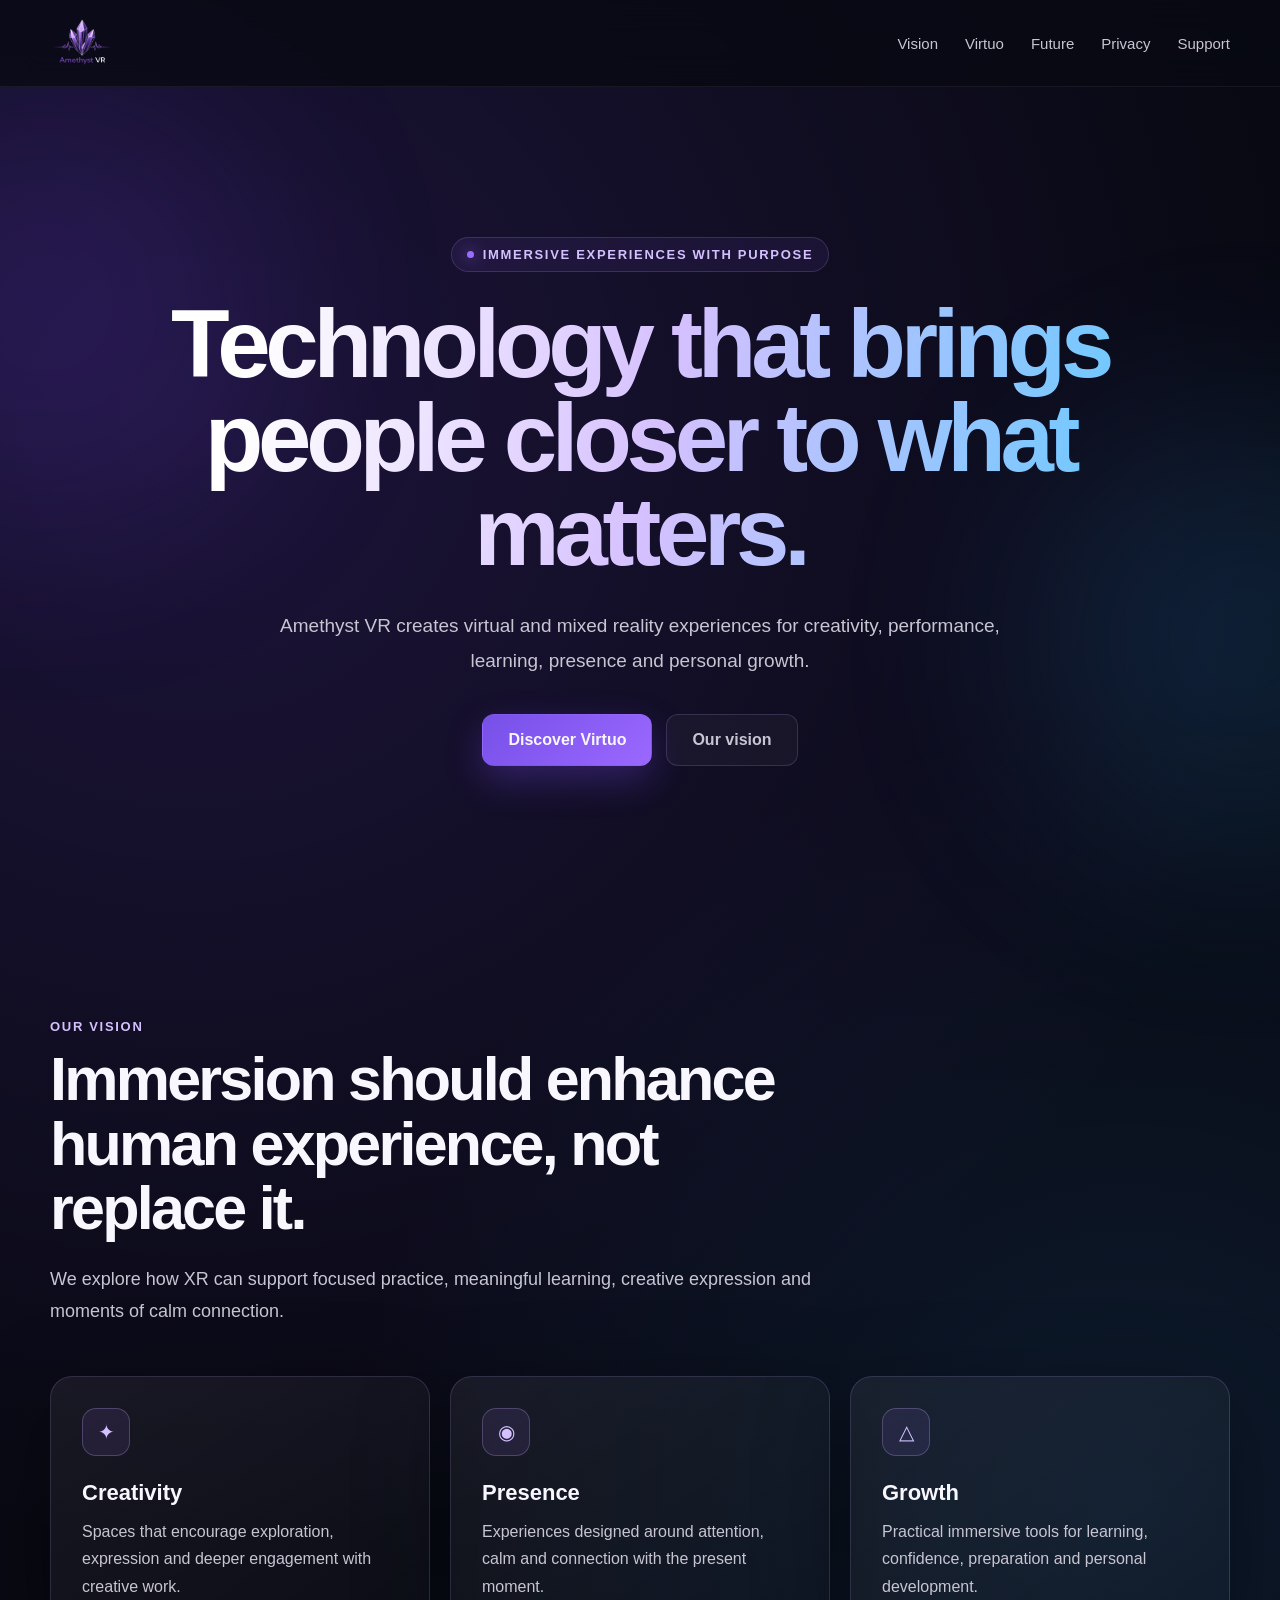
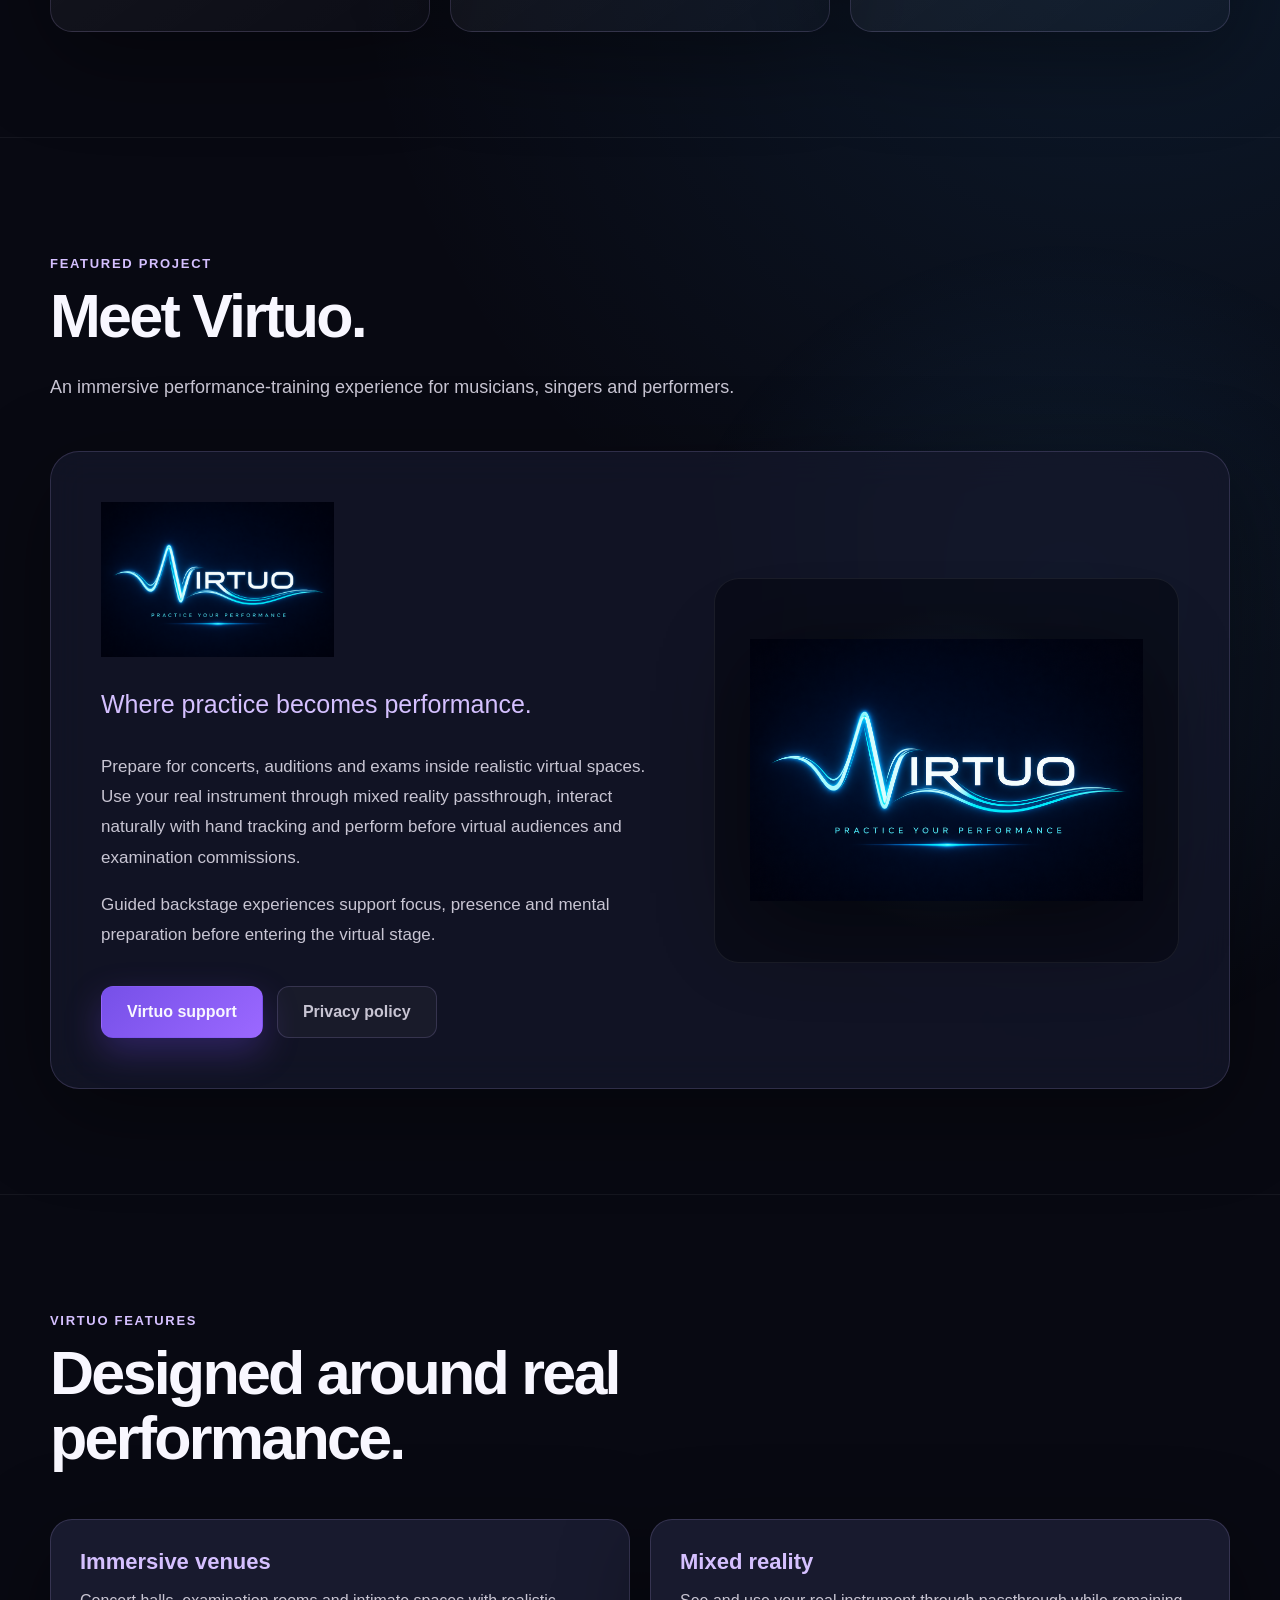
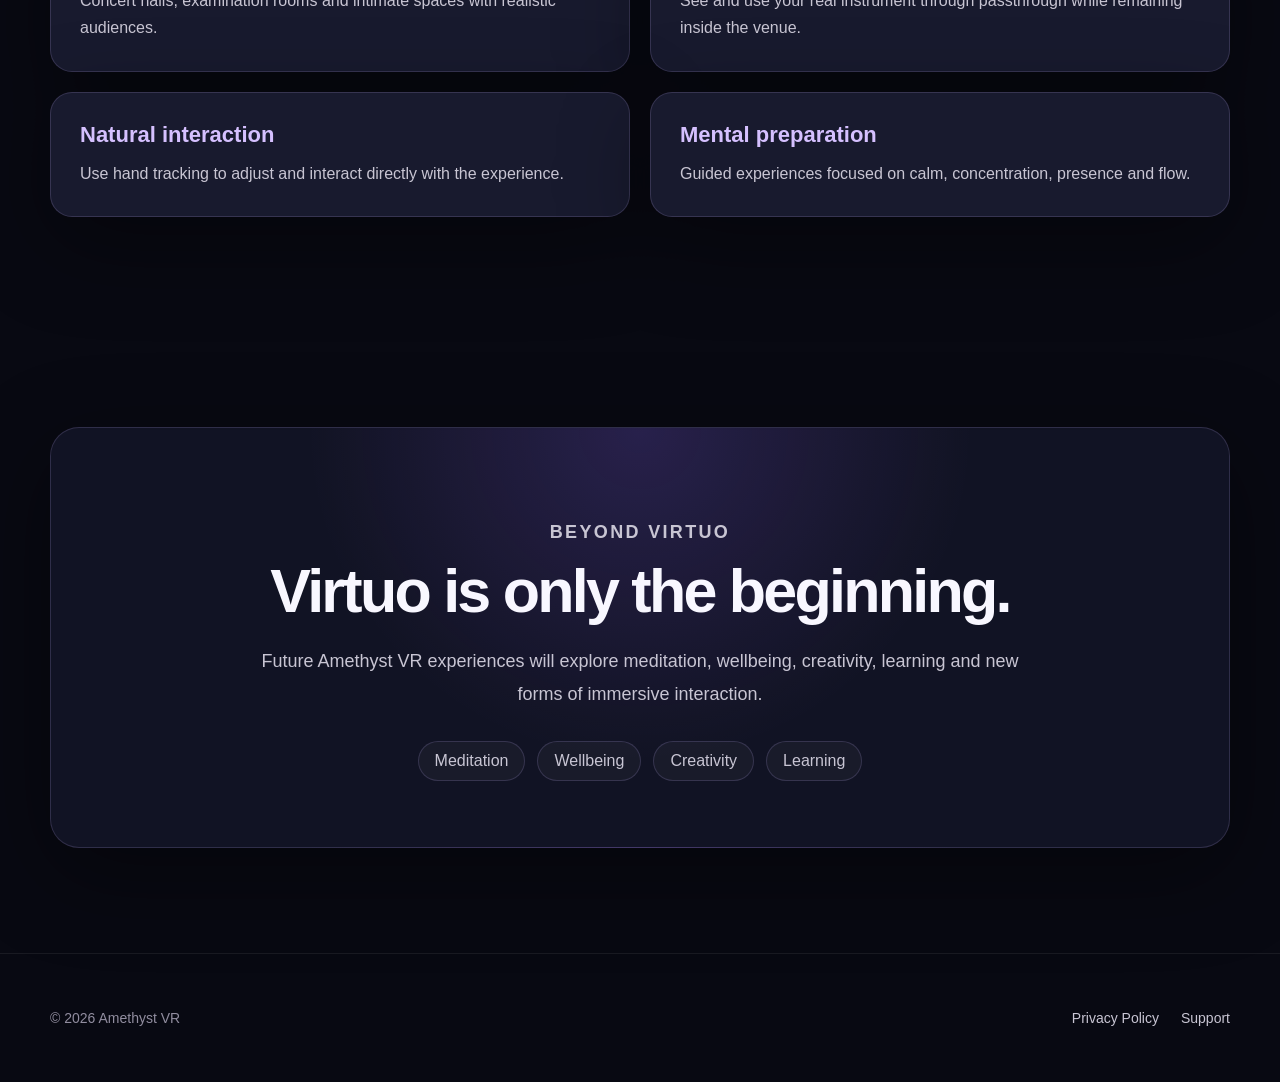
<file: index.html>
<!DOCTYPE html>
<html lang="en">
<head>
  <meta charset="UTF-8">
  <meta name="viewport" content="width=device-width, initial-scale=1.0">
  <meta name="description" content="Amethyst VR creates immersive virtual and mixed reality experiences for creativity, performance, learning and wellbeing.">
  <meta name="theme-color" content="#090b14">
  <title>Amethyst VR | Immersive Experiences</title>
  <link rel="stylesheet" href="style.css">
  <script src="script.js" defer></script>
</head>
<body>
  <div class="ambient ambient-left" aria-hidden="true"></div>
  <div class="ambient ambient-right" aria-hidden="true"></div>

  <header class="site-header">
    <div class="container navigation">
      <a class="brand" href="#top" aria-label="Amethyst VR home">
        <img src="amethyst-logo.png" alt="Amethyst VR logo">
      </a>

      <button class="menu-button" type="button" aria-label="Open navigation" aria-expanded="false">
        <span></span><span></span><span></span>
      </button>

      <nav class="nav-links" aria-label="Main navigation">
        <a href="#vision">Vision</a>
        <a href="#virtuo">Virtuo</a>
        <a href="#future">Future</a>
        <a href="privacy.html">Privacy</a>
        <a href="support.html">Support</a>
      </nav>
    </div>
  </header>

  <main id="top">
    <section class="hero">
      <div class="container hero-content reveal">
        <p class="eyebrow">Immersive experiences with purpose</p>
        <h1>Technology that brings people closer to what matters.</h1>
        <p class="hero-copy">
          Amethyst VR creates virtual and mixed reality experiences for creativity,
          performance, learning, presence and personal growth.
        </p>
        <div class="actions">
          <a class="button primary" href="#virtuo">Discover Virtuo</a>
          <a class="button secondary" href="#vision">Our vision</a>
        </div>
      </div>
    </section>

    <section id="vision" class="section">
      <div class="container">
        <div class="section-heading reveal">
          <p class="section-label">Our vision</p>
          <h2>Immersion should enhance human experience, not replace it.</h2>
          <p>
            We explore how XR can support focused practice, meaningful learning,
            creative expression and moments of calm connection.
          </p>
        </div>

        <div class="card-grid three">
          <article class="glass-card reveal">
            <div class="icon">✦</div>
            <h3>Creativity</h3>
            <p>Spaces that encourage exploration, expression and deeper engagement with creative work.</p>
          </article>

          <article class="glass-card reveal">
            <div class="icon">◉</div>
            <h3>Presence</h3>
            <p>Experiences designed around attention, calm and connection with the present moment.</p>
          </article>

          <article class="glass-card reveal">
            <div class="icon">△</div>
            <h3>Growth</h3>
            <p>Practical immersive tools for learning, confidence, preparation and personal development.</p>
          </article>
        </div>
      </div>
    </section>

    <section id="virtuo" class="section featured">
      <div class="container">
        <div class="section-heading reveal">
          <p class="section-label">Featured project</p>
          <h2>Meet Virtuo.</h2>
          <p>An immersive performance-training experience for musicians, singers and performers.</p>
        </div>

        <article class="product-panel reveal">
          <div class="product-copy">
            <img class="product-wordmark" src="virtuo-logo.png" alt="Virtuo logo">
            <p class="product-tagline">Where practice becomes performance.</p>
            <p>
              Prepare for concerts, auditions and exams inside realistic virtual spaces.
              Use your real instrument through mixed reality passthrough, interact naturally
              with hand tracking and perform before virtual audiences and examination commissions.
            </p>
            <p>
              Guided backstage experiences support focus, presence and mental preparation
              before entering the virtual stage.
            </p>
            <div class="actions">
              <a class="button primary" href="support.html">Virtuo support</a>
              <a class="button secondary" href="privacy.html">Privacy policy</a>
            </div>
          </div>

          <div class="product-orb" aria-hidden="true">
            <img src="virtuo-logo.png" alt="">
          </div>
        </article>
      </div>
    </section>

    <section class="section">
      <div class="container">
        <div class="section-heading reveal">
          <p class="section-label">Virtuo features</p>
          <h2>Designed around real performance.</h2>
        </div>

        <div class="card-grid two">
          <article class="feature-card reveal">
            <h3>Immersive venues</h3>
            <p>Concert halls, examination rooms and intimate spaces with realistic audiences.</p>
          </article>
          <article class="feature-card reveal">
            <h3>Mixed reality</h3>
            <p>See and use your real instrument through passthrough while remaining inside the venue.</p>
          </article>
          <article class="feature-card reveal">
            <h3>Natural interaction</h3>
            <p>Use hand tracking to adjust and interact directly with the experience.</p>
          </article>
          <article class="feature-card reveal">
            <h3>Mental preparation</h3>
            <p>Guided experiences focused on calm, concentration, presence and flow.</p>
          </article>
        </div>
      </div>
    </section>

    <section id="future" class="section">
      <div class="container">
        <div class="future-panel reveal">
          <p class="section-label">Beyond Virtuo</p>
          <h2>Virtuo is only the beginning.</h2>
          <p>
            Future Amethyst VR experiences will explore meditation, wellbeing,
            creativity, learning and new forms of immersive interaction.
          </p>
          <div class="pills" aria-label="Future experience areas">
            <span>Meditation</span>
            <span>Wellbeing</span>
            <span>Creativity</span>
            <span>Learning</span>
          </div>
        </div>
      </div>
    </section>
  </main>

  <footer class="site-footer">
    <div class="container footer-content">
      <p>© 2026 Amethyst VR</p>
      <div>
        <a href="privacy.html">Privacy Policy</a>
        <a href="support.html">Support</a>
      </div>
    </div>
  </footer>
</body>
</html>
</file>
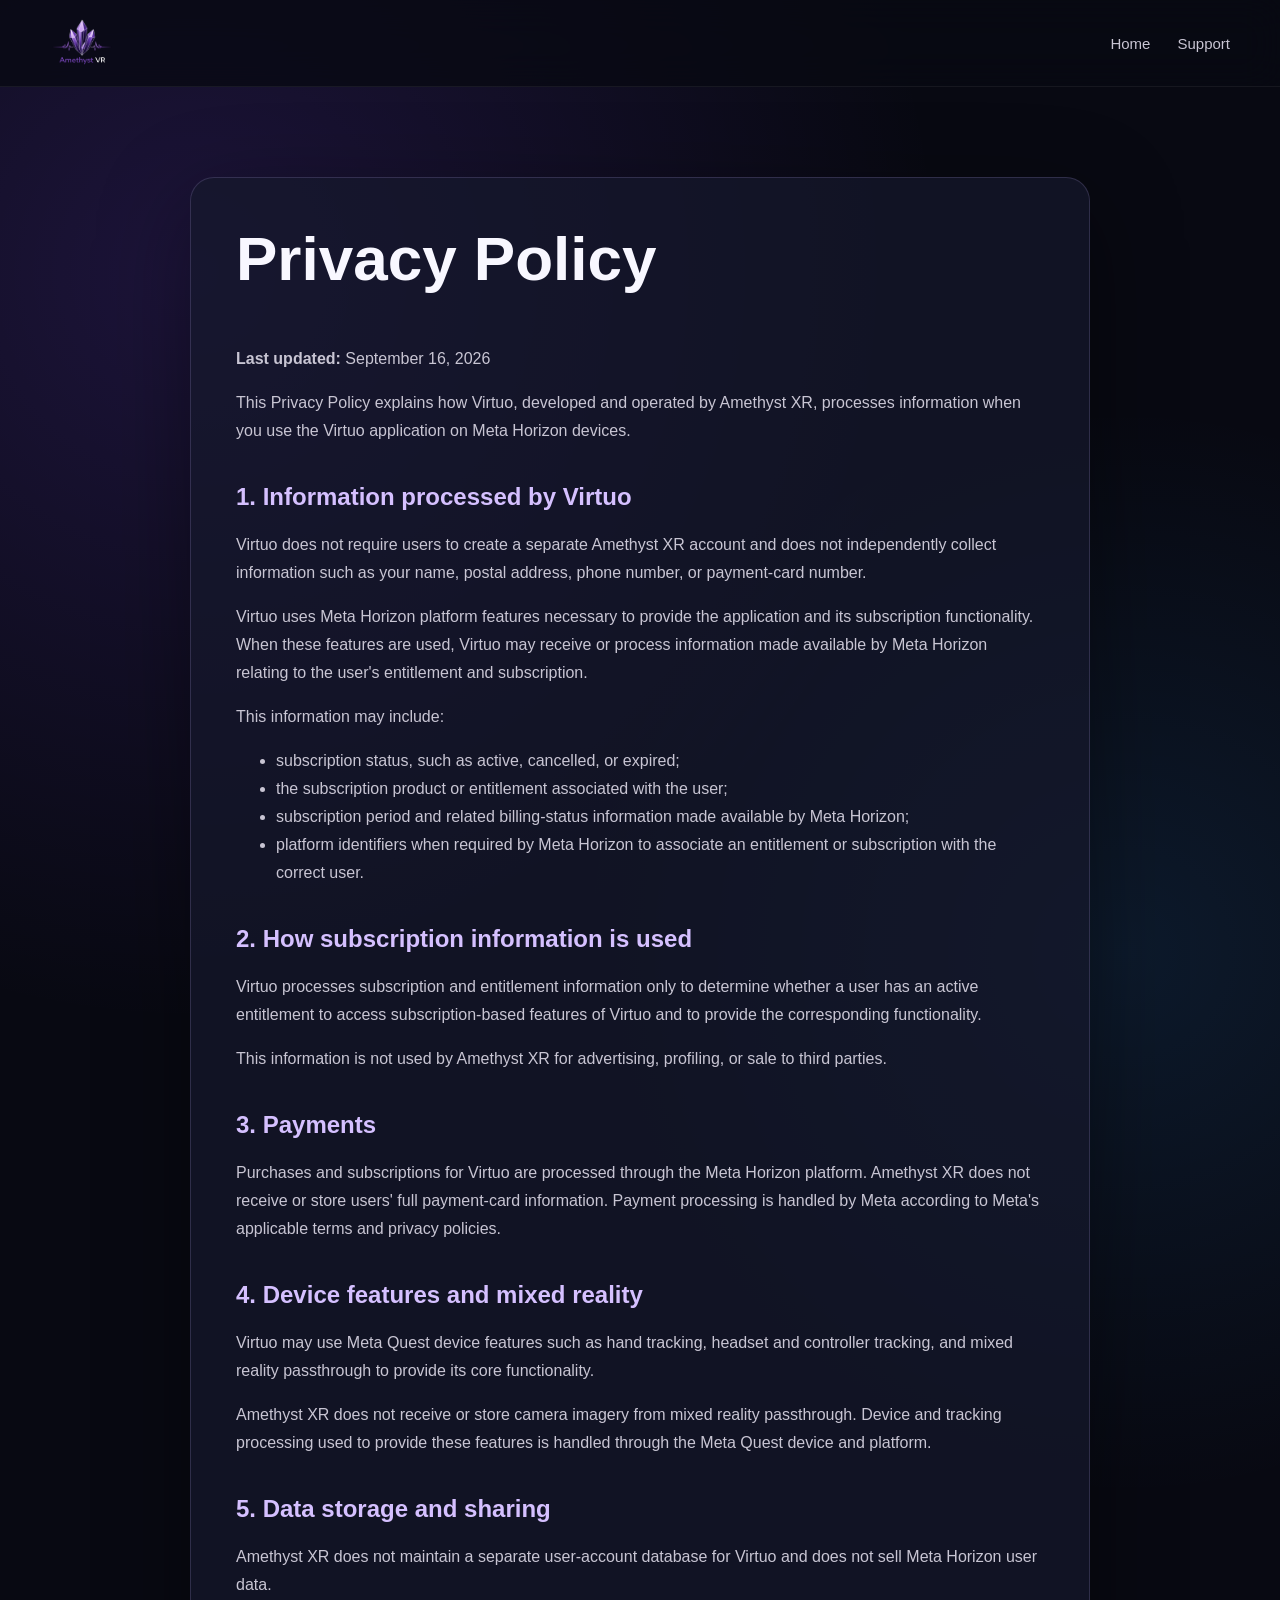
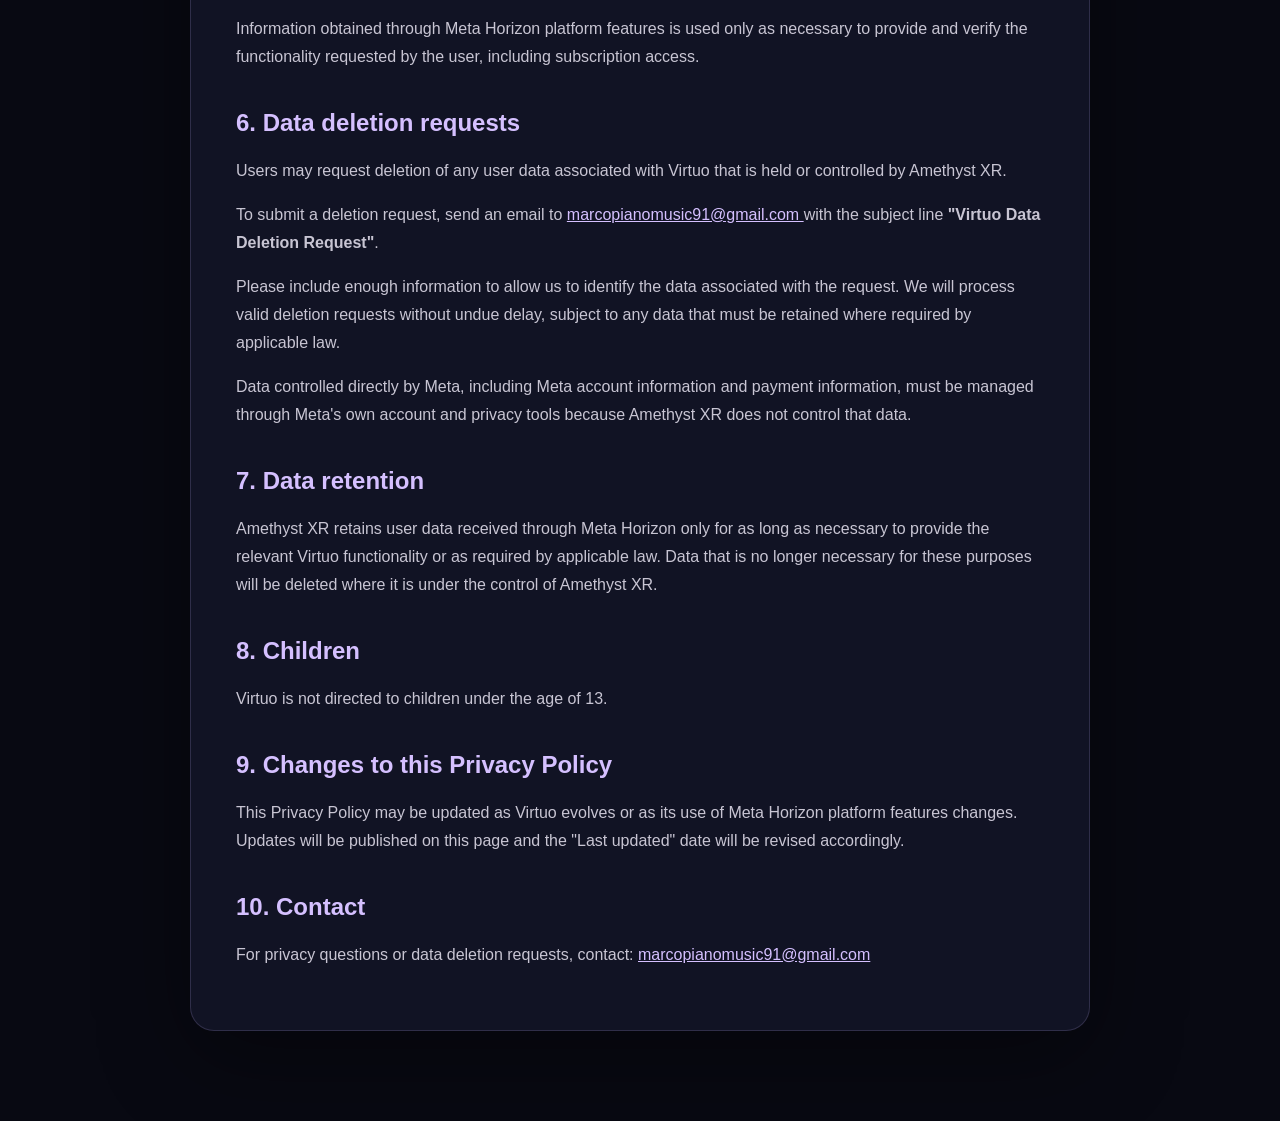
<file: privacy.html>
<!DOCTYPE html>
<html lang="en">
<head>
  <meta charset="UTF-8">
  <meta name="viewport" content="width=device-width, initial-scale=1.0">
  <meta name="description" content="Privacy Policy for Virtuo by Amethyst XR.">
  <title>Privacy Policy | Amethyst XR</title>
  <link rel="stylesheet" href="style.css">
</head>

<body class="legal-page">

  <header class="site-header">
    <div class="container navigation">
      <a class="brand" href="index.html">
        <img src="amethyst-logo.png" alt="Amethyst XR logo">
      </a>

      <nav class="nav-links open">
        <a href="index.html">Home</a>
        <a href="support.html">Support</a>
      </nav>
    </div>
  </header>

  <main class="legal-main">
    <div class="container">
      <article class="legal-card">

        <h1>Privacy Policy</h1>
        <p><strong>Last updated:</strong> September 16, 2026</p>

        <p>
          This Privacy Policy explains how Virtuo, developed and operated by
          Amethyst XR, processes information when you use the Virtuo application
          on Meta Horizon devices.
        </p>

        <h2>1. Information processed by Virtuo</h2>

        <p>
          Virtuo does not require users to create a separate Amethyst XR account
          and does not independently collect information such as your name,
          postal address, phone number, or payment-card number.
        </p>

        <p>
          Virtuo uses Meta Horizon platform features necessary to provide the
          application and its subscription functionality. When these features
          are used, Virtuo may receive or process information made available by
          Meta Horizon relating to the user's entitlement and subscription.
        </p>

        <p>This information may include:</p>

        <ul>
          <li>subscription status, such as active, cancelled, or expired;</li>
          <li>the subscription product or entitlement associated with the user;</li>
          <li>subscription period and related billing-status information made available by Meta Horizon;</li>
          <li>platform identifiers when required by Meta Horizon to associate an entitlement or subscription with the correct user.</li>
        </ul>

        <h2>2. How subscription information is used</h2>

        <p>
          Virtuo processes subscription and entitlement information only to
          determine whether a user has an active entitlement to access
          subscription-based features of Virtuo and to provide the corresponding
          functionality.
        </p>

        <p>
          This information is not used by Amethyst XR for advertising, profiling,
          or sale to third parties.
        </p>

        <h2>3. Payments</h2>

        <p>
          Purchases and subscriptions for Virtuo are processed through the Meta
          Horizon platform. Amethyst XR does not receive or store users' full
          payment-card information. Payment processing is handled by Meta
          according to Meta's applicable terms and privacy policies.
        </p>

        <h2>4. Device features and mixed reality</h2>

        <p>
          Virtuo may use Meta Quest device features such as hand tracking,
          headset and controller tracking, and mixed reality passthrough to
          provide its core functionality.
        </p>

        <p>
          Amethyst XR does not receive or store camera imagery from mixed reality
          passthrough. Device and tracking processing used to provide these
          features is handled through the Meta Quest device and platform.
        </p>

        <h2>5. Data storage and sharing</h2>

        <p>
          Amethyst XR does not maintain a separate user-account database for
          Virtuo and does not sell Meta Horizon user data.
        </p>

        <p>
          Information obtained through Meta Horizon platform features is used
          only as necessary to provide and verify the functionality requested by
          the user, including subscription access.
        </p>

        <h2>6. Data deletion requests</h2>

        <p>
          Users may request deletion of any user data associated with Virtuo
          that is held or controlled by Amethyst XR.
        </p>

        <p>
          To submit a deletion request, send an email to
          <a href="mailto:marcopianomusic91@gmail.com">
            marcopianomusic91@gmail.com
          </a>
          with the subject line <strong>"Virtuo Data Deletion Request"</strong>.
        </p>

        <p>
          Please include enough information to allow us to identify the data
          associated with the request. We will process valid deletion requests
          without undue delay, subject to any data that must be retained where
          required by applicable law.
        </p>

        <p>
          Data controlled directly by Meta, including Meta account information
          and payment information, must be managed through Meta's own account
          and privacy tools because Amethyst XR does not control that data.
        </p>

        <h2>7. Data retention</h2>

        <p>
          Amethyst XR retains user data received through Meta Horizon only for
          as long as necessary to provide the relevant Virtuo functionality or
          as required by applicable law. Data that is no longer necessary for
          these purposes will be deleted where it is under the control of
          Amethyst XR.
        </p>

        <h2>8. Children</h2>

        <p>
          Virtuo is not directed to children under the age of 13.
        </p>

        <h2>9. Changes to this Privacy Policy</h2>

        <p>
          This Privacy Policy may be updated as Virtuo evolves or as its use of
          Meta Horizon platform features changes. Updates will be published on
          this page and the "Last updated" date will be revised accordingly.
        </p>

        <h2>10. Contact</h2>

        <p>
          For privacy questions or data deletion requests, contact:
          <a href="mailto:marcopianomusic91@gmail.com">
            marcopianomusic91@gmail.com
          </a>
        </p>

      </article>
    </div>
  </main>

</body>
</html>
</file>
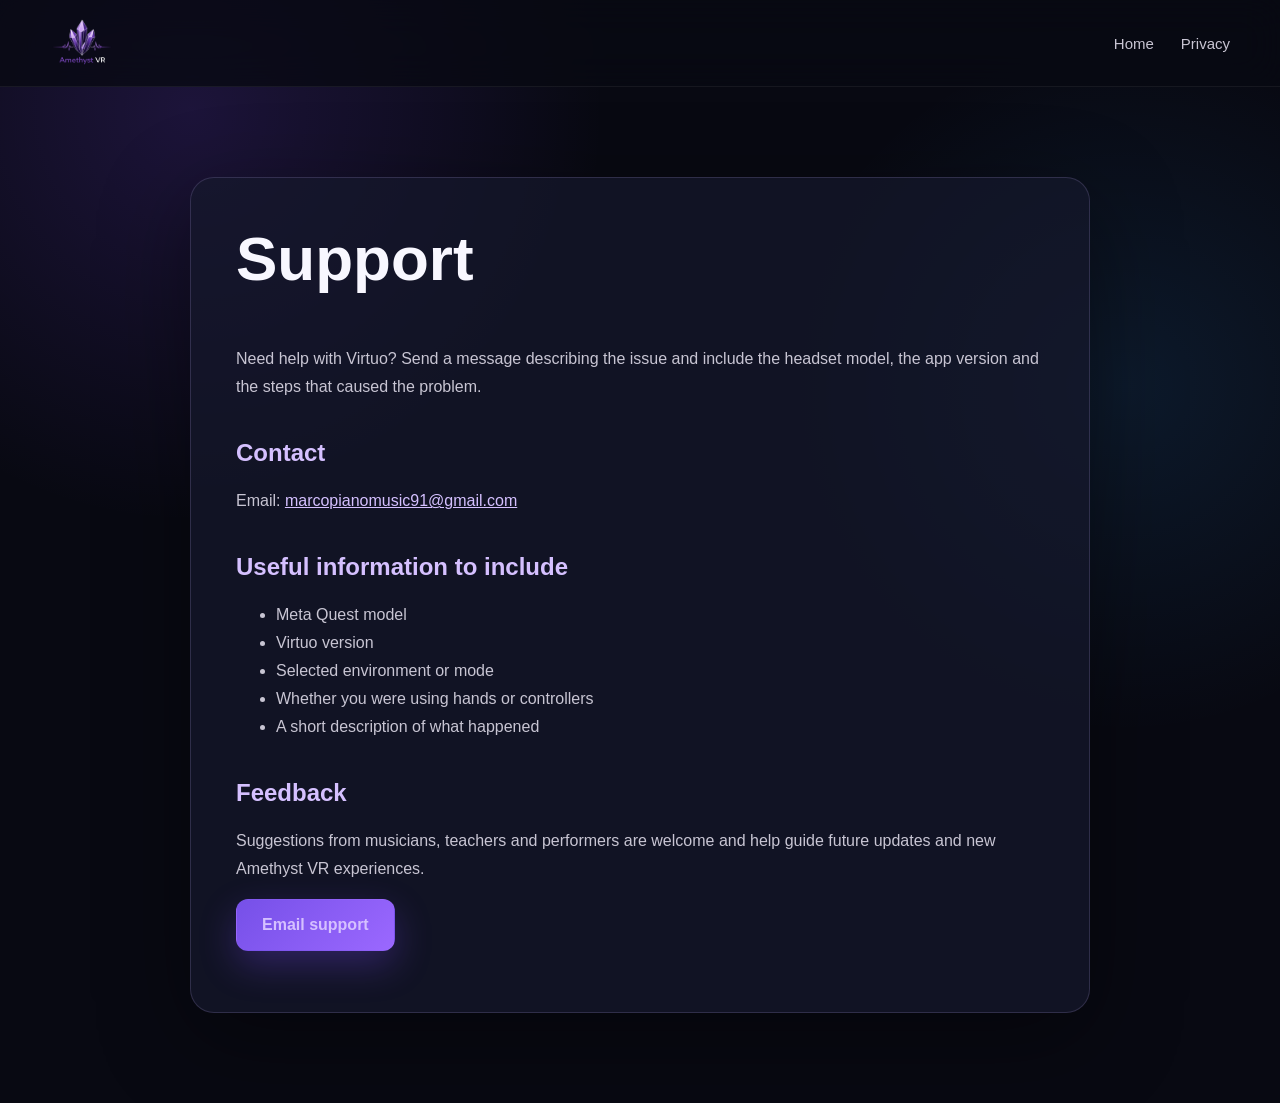
<file: support.html>
<!DOCTYPE html>
<html lang="en">
<head>
  <meta charset="UTF-8">
  <meta name="viewport" content="width=device-width, initial-scale=1.0">
  <meta name="description" content="Support for Virtuo by Amethyst VR.">
  <title>Support | Amethyst VR</title>
  <link rel="stylesheet" href="style.css">
</head>
<body class="legal-page">
  <header class="site-header">
    <div class="container navigation">
      <a class="brand" href="index.html"><img src="amethyst-logo.png" alt="Amethyst VR logo"></a>
      <nav class="nav-links open">
        <a href="index.html">Home</a>
        <a href="privacy.html">Privacy</a>
      </nav>
    </div>
  </header>

  <main class="legal-main">
    <div class="container">
      <article class="legal-card">
        <h1>Support</h1>
        <p>
          Need help with Virtuo? Send a message describing the issue and include
          the headset model, the app version and the steps that caused the problem.
        </p>

        <h2>Contact</h2>
        <p>
          Email:
          <a href="mailto:marcopianomusic91@gmail.com">marcopianomusic91@gmail.com</a>
        </p>

        <h2>Useful information to include</h2>
        <ul>
          <li>Meta Quest model</li>
          <li>Virtuo version</li>
          <li>Selected environment or mode</li>
          <li>Whether you were using hands or controllers</li>
          <li>A short description of what happened</li>
        </ul>

        <h2>Feedback</h2>
        <p>
          Suggestions from musicians, teachers and performers are welcome and
          help guide future updates and new Amethyst VR experiences.
        </p>

        <p><a class="button primary" href="mailto:marcopianomusic91@gmail.com">Email support</a></p>
      </article>
    </div>
  </main>
</body>
</html>
</file>
<file: style.css>
:root {
  --bg: #080912;
  --bg-soft: #0e1020;
  --surface: rgba(22, 24, 43, 0.72);
  --surface-strong: rgba(26, 28, 49, 0.93);
  --border: rgba(201, 177, 255, 0.17);
  --purple: #9b6cff;
  --purple-light: #d5c0ff;
  --blue: #68c9ff;
  --text: #f8f7ff;
  --text-soft: #c8c5d3;
  --muted: #918d9f;
  --shadow: 0 25px 90px rgba(0, 0, 0, 0.4);
}

* { box-sizing: border-box; }
html { scroll-behavior: smooth; }
body {
  margin: 0;
  overflow-x: hidden;
  font-family: Inter, -apple-system, BlinkMacSystemFont, "Segoe UI", sans-serif;
  color: var(--text);
  background:
    radial-gradient(circle at 15% 10%, rgba(130, 74, 255, .17), transparent 28%),
    radial-gradient(circle at 88% 35%, rgba(52, 165, 255, .11), transparent 26%),
    var(--bg);
}
a { color: inherit; }
img { display: block; max-width: 100%; }
.container { width: min(1180px, calc(100% - 40px)); margin: 0 auto; }

.ambient {
  position: fixed;
  z-index: -1;
  width: 430px;
  height: 430px;
  border-radius: 50%;
  filter: blur(110px);
  opacity: .15;
  pointer-events: none;
  animation: drift 11s ease-in-out infinite;
}
.ambient-left { top: 10%; left: -170px; background: #7b48ff; }
.ambient-right { right: -180px; bottom: 5%; background: #31a9ff; animation-delay: -5s; }
@keyframes drift {
  0%,100% { transform: translateY(0) scale(1); }
  50% { transform: translateY(-32px) scale(1.08); }
}

.site-header {
  position: sticky;
  top: 0;
  z-index: 50;
  border-bottom: 1px solid rgba(255,255,255,.06);
  background: rgba(8,9,18,.78);
  backdrop-filter: blur(18px);
  -webkit-backdrop-filter: blur(18px);
}
.navigation {
  min-height: 86px;
  display: flex;
  align-items: center;
  justify-content: space-between;
  gap: 28px;
}
.brand img { width: 195px; max-height: 64px; object-fit: contain; object-position: left center; }
.nav-links { display: flex; align-items: center; gap: 27px; }
.nav-links a {
  color: var(--text-soft);
  text-decoration: none;
  font-size: 15px;
  transition: color .2s ease, transform .2s ease;
}
.nav-links a:hover { color: var(--purple-light); transform: translateY(-1px); }

.menu-button {
  display: none;
  padding: 6px;
  border: 0;
  background: transparent;
  cursor: pointer;
}
.menu-button span {
  display: block;
  width: 26px;
  height: 2px;
  margin: 5px;
  background: var(--text);
}

.hero {
  min-height: calc(100vh - 86px);
  display: grid;
  place-items: center;
  padding: 100px 0 85px;
  text-align: center;
}
.hero-content { max-width: 970px; }
.eyebrow, .section-label {
  color: var(--purple-light);
  font-size: 13px;
  font-weight: 800;
  letter-spacing: .13em;
  text-transform: uppercase;
}
.eyebrow {
  display: inline-flex;
  align-items: center;
  gap: 9px;
  margin: 0 0 25px;
  padding: 9px 15px;
  border: 1px solid var(--border);
  border-radius: 999px;
  background: rgba(155,108,255,.08);
}
.eyebrow::before {
  content: "";
  width: 7px;
  height: 7px;
  border-radius: 50%;
  background: var(--purple);
  box-shadow: 0 0 16px var(--purple);
}
.hero h1 {
  margin: 0;
  font-size: clamp(49px, 8vw, 96px);
  line-height: .98;
  letter-spacing: -.055em;
  background: linear-gradient(100deg, #fff 10%, var(--purple-light) 52%, var(--blue));
  -webkit-background-clip: text;
  background-clip: text;
  color: transparent;
}
.hero-copy {
  max-width: 740px;
  margin: 30px auto 0;
  color: var(--text-soft);
  font-size: 19px;
  line-height: 1.8;
}
.actions { display: flex; flex-wrap: wrap; gap: 14px; margin-top: 36px; }
.hero .actions { justify-content: center; }
.button {
  min-height: 52px;
  display: inline-flex;
  align-items: center;
  justify-content: center;
  padding: 0 25px;
  border: 1px solid transparent;
  border-radius: 12px;
  text-decoration: none;
  font-weight: 750;
  transition: transform .2s ease, box-shadow .2s ease, background .2s ease;
}
.button:hover { transform: translateY(-2px); }
.button.primary {
  background: linear-gradient(135deg, #7650e8, #9b68ff);
  box-shadow: 0 14px 36px rgba(124,77,255,.28);
}
.button.primary:hover { box-shadow: 0 18px 45px rgba(124,77,255,.4); }
.button.secondary {
  border-color: var(--border);
  color: var(--text-soft);
  background: rgba(255,255,255,.035);
}
.button.secondary:hover { background: rgba(255,255,255,.075); }

.section { padding: 105px 0; }
.section-heading { max-width: 790px; margin-bottom: 48px; }
.section-heading h2, .future-panel h2 {
  margin: 10px 0 0;
  font-size: clamp(37px, 5vw, 61px);
  line-height: 1.06;
  letter-spacing: -.045em;
}
.section-heading > p:last-child, .future-panel > p {
  margin: 22px 0 0;
  color: var(--text-soft);
  font-size: 18px;
  line-height: 1.8;
}

.card-grid { display: grid; gap: 20px; }
.card-grid.three { grid-template-columns: repeat(3,1fr); }
.card-grid.two { grid-template-columns: repeat(2,1fr); }

.glass-card, .feature-card {
  border: 1px solid var(--border);
  border-radius: 22px;
  background: linear-gradient(145deg, rgba(255,255,255,.06), rgba(255,255,255,.018));
  box-shadow: var(--shadow);
}
.glass-card { padding: 31px; }
.icon {
  width: 48px;
  height: 48px;
  display: grid;
  place-items: center;
  margin-bottom: 24px;
  border: 1px solid rgba(204,177,255,.25);
  border-radius: 14px;
  color: var(--purple-light);
  background: rgba(167,121,255,.1);
  font-size: 20px;
}
.glass-card h3, .feature-card h3 { margin: 0 0 12px; font-size: 22px; }
.glass-card p, .feature-card p {
  margin: 0;
  color: var(--text-soft);
  line-height: 1.72;
}

.featured {
  border-top: 1px solid rgba(255,255,255,.055);
  border-bottom: 1px solid rgba(255,255,255,.055);
  background: radial-gradient(circle at 83% 48%, rgba(67,174,255,.1), transparent 34%);
}
.product-panel {
  display: grid;
  grid-template-columns: 1.08fr .92fr;
  align-items: center;
  gap: 68px;
  padding: 50px;
  border: 1px solid var(--border);
  border-radius: 29px;
  background: var(--surface);
  box-shadow: var(--shadow);
  backdrop-filter: blur(18px);
}
.product-wordmark { width: min(390px, 100%); max-height: 155px; object-fit: contain; object-position: left; }
.product-tagline { color: var(--purple-light) !important; font-size: 25px !important; }
.product-copy p { color: var(--text-soft); font-size: 17px; line-height: 1.78; }
.product-orb {
  min-height: 385px;
  display: grid;
  place-items: center;
  padding: 35px;
  border: 1px solid rgba(255,255,255,.07);
  border-radius: 25px;
  background:
    radial-gradient(circle, rgba(91,170,255,.14), transparent 54%),
    rgba(3,5,12,.45);
}
.product-orb img { width: min(100%,420px); max-height: 330px; object-fit: contain; filter: drop-shadow(0 22px 45px rgba(0,0,0,.48)); }

.feature-card { padding: 29px; background: var(--surface-strong); }
.feature-card h3 { color: var(--purple-light); }

.future-panel {
  padding: 66px 45px;
  border: 1px solid var(--border);
  border-radius: 29px;
  text-align: center;
  background:
    radial-gradient(circle at 50% 0%, rgba(147,92,255,.18), transparent 46%),
    var(--surface);
  box-shadow: var(--shadow);
}
.future-panel > p { max-width: 790px; margin-left: auto; margin-right: auto; }
.pills { display: flex; flex-wrap: wrap; justify-content: center; gap: 12px; margin-top: 31px; }
.pills span {
  padding: 10px 16px;
  border: 1px solid var(--border);
  border-radius: 999px;
  color: var(--text-soft);
  background: rgba(255,255,255,.035);
}

.site-footer { padding: 42px 0; border-top: 1px solid rgba(255,255,255,.07); }
.footer-content { display: flex; justify-content: space-between; align-items: center; gap: 24px; color: var(--muted); font-size: 14px; }
.footer-content div { display: flex; gap: 22px; }
.footer-content a { color: var(--text-soft); text-decoration: none; }
.footer-content a:hover { color: var(--purple-light); }

.reveal { opacity: 0; transform: translateY(22px); transition: opacity .75s ease, transform .75s ease; }
.reveal.visible { opacity: 1; transform: translateY(0); }

.legal-page { min-height: 100vh; }
.legal-main { padding: 90px 0; }
.legal-card {
  max-width: 900px;
  margin: auto;
  padding: 45px;
  border: 1px solid var(--border);
  border-radius: 24px;
  background: var(--surface);
  box-shadow: var(--shadow);
}
.legal-card h1 { margin-top: 0; font-size: clamp(38px,6vw,62px); }
.legal-card h2 { margin-top: 38px; color: var(--purple-light); }
.legal-card p, .legal-card li { color: var(--text-soft); line-height: 1.75; }
.legal-card a { color: var(--purple-light); }

@media (max-width: 900px) {
  .card-grid.three { grid-template-columns: 1fr; }
  .product-panel { grid-template-columns: 1fr; }
  .product-copy { text-align: center; }
  .product-wordmark { margin: auto; object-position: center; }
  .product-copy .actions { justify-content: center; }
}
@media (max-width: 720px) {
  .menu-button { display: block; }
  .nav-links {
    position: absolute;
    top: 86px;
    left: 20px;
    right: 20px;
    display: none;
    flex-direction: column;
    align-items: stretch;
    gap: 0;
    padding: 12px;
    border: 1px solid var(--border);
    border-radius: 16px;
    background: rgba(12,13,25,.97);
    box-shadow: var(--shadow);
  }
  .nav-links.open { display: flex; }
  .nav-links a { padding: 13px 12px; }
  .brand img { width: 170px; }
  .hero { min-height: auto; padding: 85px 0; }
  .section { padding: 78px 0; }
  .card-grid.two { grid-template-columns: 1fr; }
  .product-panel { padding: 26px; }
  .product-orb { min-height: 270px; padding: 22px; }
  .future-panel { padding: 49px 24px; }
  .footer-content { flex-direction: column; text-align: center; }
  .legal-card { padding: 28px 22px; }
}
@media (prefers-reduced-motion: reduce) {
  html { scroll-behavior: auto; }
  .ambient { animation: none; }
  .reveal { opacity: 1; transform: none; transition: none; }
}
</file>
